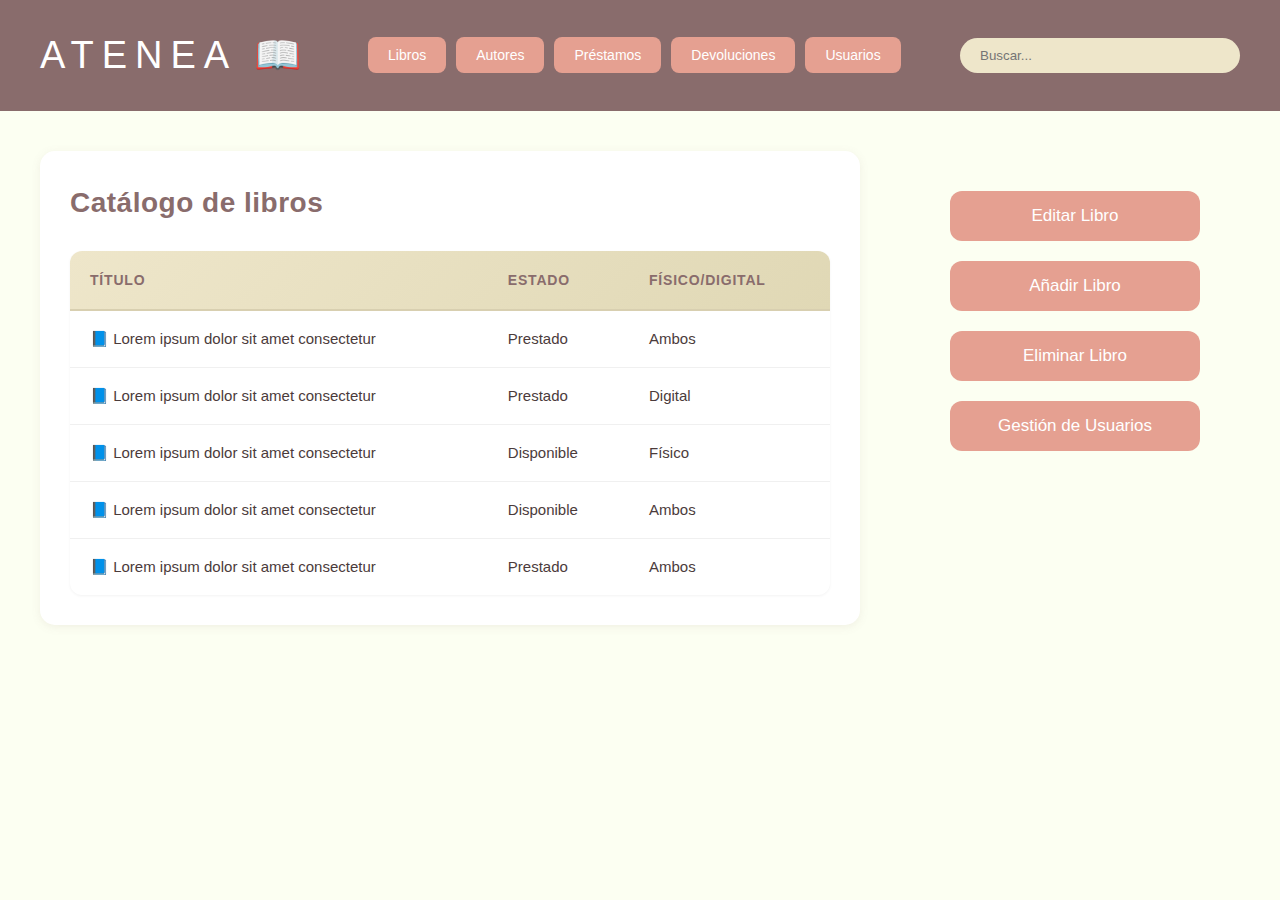
<file: assets/charts/index.html>
<!DOCTYPE html>
<html lang="es">
<head>
  <meta charset="UTF-8">
  <title>Atenea - Catálogo de Libros</title>

  <!-- Vincular el CSS externo -->
  <link rel="stylesheet" href="../../assets/css/index.css"> 
</head>

<body>

  <!-- ---------- HEADER ---------- -->
  <header>
    <div class="logo">
      ATENEA 📖
    </div>

    <nav>
      <button>Libros</button>
      <button>Autores</button>
      <button>Préstamos</button>
      <button>Devoluciones</button>
      <button>Usuarios</button>
    </nav>

    <input type="text" placeholder="Buscar..." class="search-bar">
  </header>

  <!-- ---------- CONTENIDO PRINCIPAL ---------- -->
  <div class="main-content">
    
    <!-- TABLA -->
    <div class="table-container">
      <div class="section-title">Catálogo de libros</div>

      <table>
        <thead>
          <tr>
            <th>Título</th>
            <th>Estado</th>
            <th>Físico/Digital</th>
          </tr>
        </thead>

        <tbody>
          <tr>
            <td>📘 Lorem ipsum dolor sit amet consectetur</td>
            <td>Prestado</td>
            <td>Ambos</td>
          </tr>
          <tr>
            <td>📘 Lorem ipsum dolor sit amet consectetur</td>
            <td>Prestado</td>
            <td>Digital</td>
          </tr>
          <tr>
            <td>📘 Lorem ipsum dolor sit amet consectetur</td>
            <td>Disponible</td>
            <td>Físico</td>
          </tr>
          <tr>
            <td>📘 Lorem ipsum dolor sit amet consectetur</td>
            <td>Disponible</td>
            <td>Ambos</td>
          </tr>
          <tr>
            <td>📘 Lorem ipsum dolor sit amet consectetur</td>
            <td>Prestado</td>
            <td>Ambos</td>
          </tr>
        </tbody>
      </table>
    </div>

    <!-- BOTONES LATERALES -->

    <div class="sidebar">
    <button data-modal="modalEditar">Editar Libro</button>
    <button data-modal="modalAñadir">Añadir Libro</button>
    <button data-modal="modalEliminar">Eliminar Libro</button>
    <button data-modal="modalUsuarios">Gestión de Usuarios</button>
  </div>

  <!-- ----------- MODALES ----------- -->

  <!-- Modal Editar -->
  <div id="modalEditar" class="modal">
    <div class="modal-content">
      <h2>Editar Libro</h2>
      <input type="text" placeholder="Nuevo título">
      <input type="text" placeholder="Autor">
      <button class="primary">Guardar Cambios</button>
      <button class="close">Cerrar</button>
    </div>
  </div>

  <!-- Modal Añadir -->
  <div id="modalAñadir" class="modal">
    <div class="modal-content">
      <h2>Añadir Libro</h2>
      <input type="text" placeholder="Título">
      <input type="text" placeholder="Autor">
      <button class="primary">Agregar Libro</button>
      <button class="close">Cerrar</button>
    </div>
  </div>

  <!-- Modal Eliminar -->
  <div id="modalEliminar" class="modal">
    <div class="modal-content">
      <h2>Eliminar Libro</h2>
      <input type="text" placeholder="ID del libro">
      <button class="primary danger">Eliminar</button>
      <button class="close">Cerrar</button>
    </div>
  </div>

  <!-- Modal Gestión Usuarios -->
  <div id="modalUsuarios" class="modal">
    <div class="modal-content">
      <h2>Gestión de Usuarios</h2>
      <input type="text" placeholder="Nombre del usuario">
      <button class="primary">Buscar</button>
      <button class="close">Cerrar</button>
    </div>
  </div>

  <script src="../../assets/js/index.js"></script>

  </div>

</body>
</html>
</file>
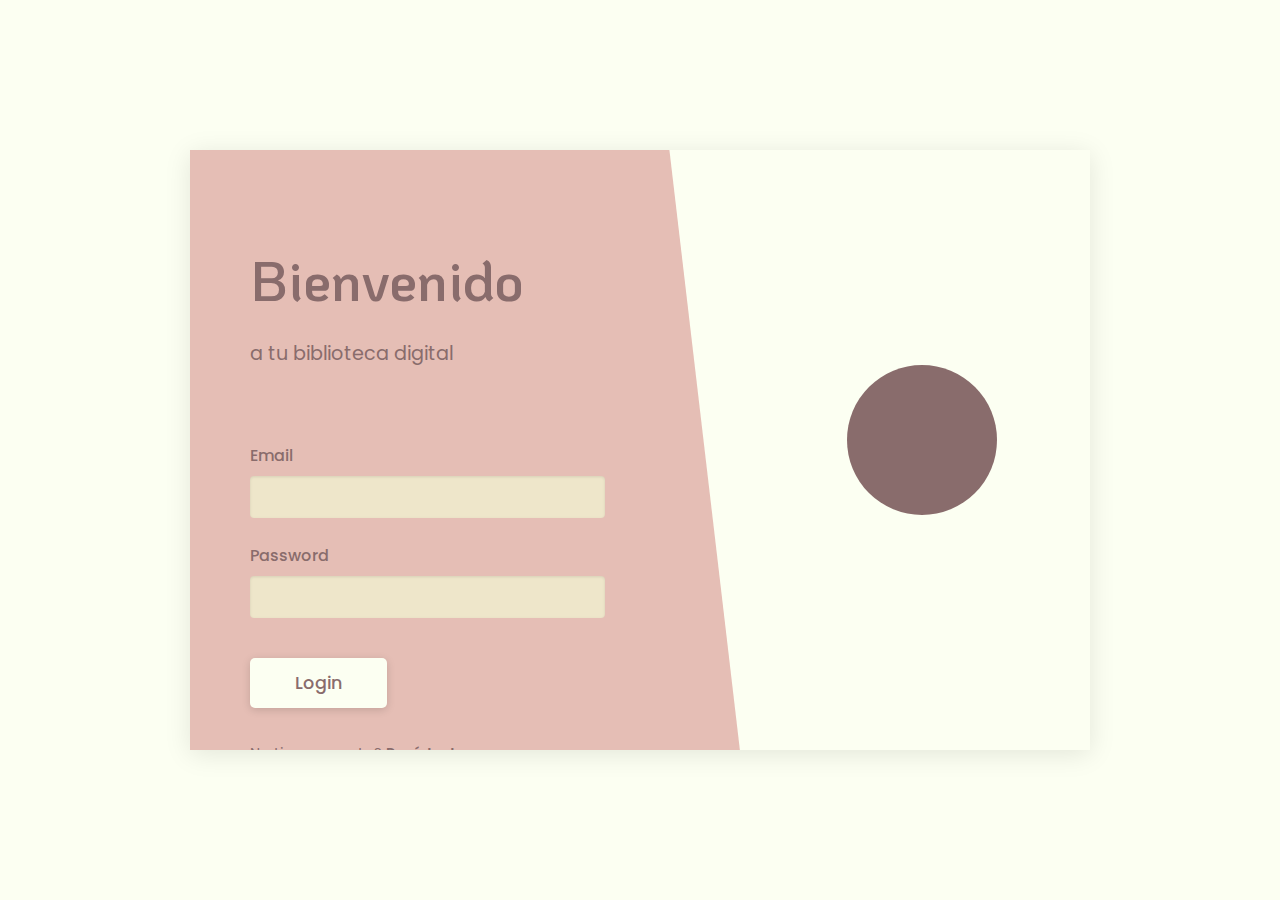
<file: assets/charts/login.html>
<!DOCTYPE html>
<html lang="es">
<head>
    <meta charset="UTF-8">
    <meta name="viewport" content="width=device-width, initial-scale=1.0">
    <title>Login - ATENEA</title>
    <link rel="preconnect" href="https://fonts.googleapis.com">
    <link rel="preconnect" href="https://fonts.gstatic.com" crossorigin>
    <link href="https://fonts.googleapis.com/css2?family=KoHo:wght@400;600&display=swap" rel="stylesheet">
    <link href="https://fonts.googleapis.com/css2?family=Poppins:wght@300;400;500;600&display=swap" rel="stylesheet">

    <link rel="stylesheet" href="../css/login.css"> </head>
<body>
    <div class="login-container">
        <div class="login-form-side">
            <h1 class="welcome-title">Bienvenido</h1>
            <p class="subtitle">a tu biblioteca digital</p>

            <form class="login-form">
                <label for="email">Email</label>
                <input type="email" id="email" name="email" placeholder="">

                <label for="password">Password</label>
                <input type="password" id="password" name="password" placeholder="">

                <button type="submit" class="login-button">Login</button>
            </form>

            <p class="register-link">
                No tienes cuenta? <a href="#">Regístrate</a>
            </p>
        </div>

        <div class="logo-side">
            <div class="logo-content">
                <div class="atenea-logo">
        </div>
    </div>
</body>
</html>
</file>
<file: assets/css/index.css>
/* ===== PALETA =====
#896C6C (principal)
#FCFFF2 (fondo)
#E5A091 (botones)
#EEE6CA (suave)
*/

/* ---------- ESTILOS GENERALES ---------- */
body {
  margin: 0;
  font-family: 'Segoe UI', Tahoma, Geneva, Verdana, sans-serif;
  background-color: #FCFFF2; /* Fondo general */
  color: #4b3b3b;
  line-height: 1.6;
}

/* ---------- HEADER ---------- */
header {
  background-color: #896C6C; /* Color principal */
  color: white;
  padding: 25px 40px;
  display: flex;
  justify-content: space-between;
  align-items: center;
}

/* Logo */
.logo {
  font-size: 38px;
  letter-spacing: 8px;
  display: flex;
  align-items: center;
  gap: 20px;
}

/* ---------- MENÚ SUPERIOR ---------- */
nav {
  display: flex;
  gap: 10px;
}

nav button {
  background-color: #E5A091; /* Botones menú */
  border: none;
  padding: 10px 20px;
  border-radius: 8px;
  font-size: 14px;
  cursor: pointer;
  color: white;
  transition: background-color 0.2s ease;
}

nav button:hover {
  background-color: #d08778;
}

nav button.active {
  background-color: #cd8577;
  font-weight: 600;
}

/* ---------- BUSCADOR ---------- */
.search-bar {
  background-color: #EEE6CA; /* Fondo suave */
  border: none;
  padding: 10px 20px;
  border-radius: 20px;
  width: 240px;
  outline: none;
}

/* ---------- CONTENIDO PRINCIPAL ---------- */
.main-content {
  display: flex;
  padding: 40px;
  gap: 50px;
}

/* ---------- TABLA ---------- */
.table-container {
  flex: 1;
  background-color: white;
  border-radius: 15px;
  padding: 30px;
  box-shadow: 0 2px 10px rgba(137, 108, 108, 0.1);
}

.section-title {
  font-size: 28px;
  font-weight: 600;
  margin: 0 0 25px 0;
  color: #896C6C;
  letter-spacing: 0.5px;
}

table {
  width: 100%;
  border-collapse: separate;
  border-spacing: 0;
  background-color: white;
  border-radius: 12px;
  overflow: hidden;
  box-shadow: 0 1px 3px rgba(0, 0, 0, 0.05);
}

thead {
  background: linear-gradient(135deg, #EEE6CA 0%, #e0d8b5 100%);
}

th {
  text-align: left;
  padding: 18px 20px;
  font-size: 14px;
  font-weight: 600;
  text-transform: uppercase;
  letter-spacing: 0.8px;
  color: #896C6C;
  border-bottom: 2px solid #d8cfb0;
}

td {
  padding: 16px 20px;
  border-bottom: 1px solid #f0f0f0;
  font-size: 15px;
}

tbody tr {
  transition: background-color 0.2s ease, transform 0.2s ease;
}

tbody tr:hover {
  background-color: #FCFFF2;
  transform: translateX(2px);
}

tbody tr:last-child td {
  border-bottom: none;
}

/* Células específicas */
.id-cell {
  font-weight: 600;
  color: #896C6C;
  font-size: 14px;
}

.title-cell {
  font-weight: 500;
  color: #2c2c2c;
}

.author-cell {
  color: #666;
  font-style: italic;
}

/* Badges de estado */
.status-badge {
  display: inline-block;
  padding: 6px 14px;
  border-radius: 20px;
  font-size: 13px;
  font-weight: 600;
  text-transform: capitalize;
  letter-spacing: 0.3px;
}

.status-available {
  background-color: #d4edda;
  color: #155724;
  border: 1px solid #c3e6cb;
}

.status-borrowed {
  background-color: #fff3cd;
  color: #856404;
  border: 1px solid #ffeaa7;
}

/* Botones de acción */
.actions-cell {
  display: flex;
  gap: 8px;
  align-items: center;
}

.action-btn {
  background-color: transparent;
  border: none;
  font-size: 18px;
  cursor: pointer;
  padding: 6px 10px;
  border-radius: 6px;
  transition: all 0.2s ease;
  opacity: 0.7;
}

.action-btn:hover {
  opacity: 1;
  transform: scale(1.15);
}

.edit-btn:hover {
  background-color: #E5A091;
}

.delete-btn:hover {
  background-color: #ffcccb;
}

/* Mensaje de error */
.error-message {
  text-align: center;
  color: #c96363;
  font-weight: 500;
  padding: 30px;
}

/* ---------- BOTONES LATERALES ---------- */
.sidebar {
  width: 220px;
  display: flex;
  flex-direction: column;
  gap: 15px;
}

.sidebar button {
  background-color: #E5A091; /* Botones laterales */
  color: white;
  border: none;
  padding: 12px;
  border-radius: 10px;
  font-size: 15px;
  cursor: pointer;
  transition: background-color 0.25s ease;
}

.sidebar button:hover {
  background-color: #d08778;
}


/* -------- SIDEBAR -------- */
.sidebar {
  width: 250px;
  padding: 40px;
  display: flex;
  flex-direction: column;
  gap: 20px;
}

.sidebar button {
  background-color: #E5A091;
  color: white;
  padding: 15px;
  font-size: 17px;
  border: none;
  cursor: pointer;
  border-radius: 12px;
  transition: 0.3s ease;
}

.sidebar button:hover {
  background-color: #cd8577;
  transform: scale(1.03);
}

/* -------- MODALES -------- */
.modal {
  position: fixed;
  inset: 0;
  background: rgba(0,0,0,0.35);
  backdrop-filter: blur(3px);
  display: flex;
  justify-content: center;
  align-items: center;

  opacity: 0;
  pointer-events: none;
  transition: opacity .3s ease;
}

/* Activo */
.modal.active {
  opacity: 1;
  pointer-events: all;
}

/* Caja del modal */
.modal-content {
  background-color: #EEE6CA;
  padding: 30px;
  border-radius: 15px;
  width: 350px;
  display: flex;
  flex-direction: column;
  gap: 15px;
  animation: pop .35s ease;
}

/* Animación modal */
@keyframes pop {
  0% { transform: translateY(40px); opacity: 0; }
  100% { transform: translateY(0); opacity: 1; }
}

.modal-content h2 {
  margin: 0;
  color: #896C6C;
}

.modal-content input {
  padding: 12px;
  border: 2px solid #cfcbc1;
  border-radius: 10px;
  outline: none;
  font-size: 14px;
}

.modal-content input:focus {
  border-color: #E5A091;
}

.modal-content select {
  padding: 12px;
  border: 2px solid #cfcbc1;
  border-radius: 10px;
  outline: none;
  font-size: 14px;
  background-color: white;
  cursor: pointer;
}

.modal-content select:focus {
  border-color: #E5A091;
}

.modal-content p {
  margin: 0;
  color: #666;
  font-size: 15px;
}

/* Botón principal */
.primary {
  background-color: #E5A091;
  color: white;
  border: none;
  padding: 12px;
  border-radius: 10px;
  transition: .3s ease;
}

.primary:hover {
  background-color: #cd8577;
}

/* Botón de cerrar */
.close {
  background-color: #896C6C;
  color: white;
  border: none;
  padding: 12px;
  border-radius: 10px;
  transition: .3s ease;
}

.close:hover {
  background-color: #6e5454;
}

/* Botón peligro */
.danger {
  background-color: #c96363 !important;
}

.danger:hover {
  background-color: #a94a4a !important;
}

.tab-content {
  display: none;
}

.tab-content.active {
  display: block;
}

.modal-content label {
  font-weight: 500;
  color: #896C6C;
  margin-bottom: 5px;
  display: block;
}
</file>
<file: assets/css/login.css>
:root {
    --color-dark-brown: #896C6C; 
    --color-light-pink: #E5BEB5; 
    --color-cream: #EEE6CA; 
    --color-off-white: #FCFFF2; 
    --font-koho: 'KoHo', sans-serif;
    --font-poppins: 'Poppins', sans-serif;
}

body {
    font-family: var(--font-poppins);
    background-color: var(--color-off-white);
    margin: 0;
    display: flex;
    justify-content: center;
    align-items: center;
    min-height: 100vh;
}

.login-container {
    display: flex;
    width: 900px;
    height: 600px;
    box-shadow: 0 4px 25px rgba(0, 0, 0, 0.1);
    background-color: var(--color-off-white);
    overflow: hidden;
}

/* Lado del formulario con forma diagonal */
.login-form-side {
    width: 60%;
    height: 100%;
    background: var(--color-light-pink);
    display: flex;
    flex-direction: column;
    justify-content: center;
    padding: 60px;
    clip-path: polygon(0 0, 85% 0, 100% 100%, 0 100%);
}

.welcome-title {
    font-family: var(--font-koho);
    font-size: 3.5rem;
    font-weight: 600;
    margin: 0 0 5px 0;
    color: var(--color-dark-brown);
}

.subtitle {
    font-family: var(--font-poppins);
    font-size: 1.2rem;
    margin-bottom: 50px;
    font-weight: 400;
    color: var(--color-dark-brown);
}

.login-form {
    display: flex;
    flex-direction: column;
    width: 80%;
}

.login-form label {
    font-family: var(--font-poppins);
    font-size: 1rem;
    margin-top: 25px;
    margin-bottom: 8px;
    color: var(--color-dark-brown);
    font-weight: 500;
}

.login-form input {
    background-color: var(--color-cream);
    border: none;
    border-radius: 4px;
    padding: 12px;
    outline: none;
    font-size: 1rem;
    box-shadow: inset 0 1px 3px rgba(0, 0, 0, 0.1);
    transition: box-shadow 0.3s;
}

.login-form input:focus {
    box-shadow: inset 0 1px 3px rgba(0, 0, 0, 0.2);
}

.login-button {
    background-color: var(--color-off-white);
    color: var(--color-dark-brown);
    border: none;
    border-radius: 5px;
    padding: 12px 45px;
    font-family: var(--font-poppins);
    font-size: 1.1rem;
    font-weight: 500;
    cursor: pointer;
    margin-top: 40px;
    align-self: flex-start;
    box-shadow: 0 2px 8px rgba(0, 0, 0, 0.15);
    transition: all 0.3s;
}

.login-button:hover {
    background-color: var(--color-cream);
    transform: translateY(-2px);
    box-shadow: 0 4px 12px rgba(0, 0, 0, 0.2);
}

.register-link {
    font-family: var(--font-poppins);
    font-size: 0.9rem;
    color: var(--color-dark-brown);
    margin-top: 35px;
}

.register-link a {
    color: var(--color-dark-brown);
    text-decoration: none;
    font-weight: 600;
    border-bottom: 1px solid var(--color-dark-brown);
    padding-bottom: 1px;
    transition: border-color 0.3s;
}

.register-link a:hover {
    border-bottom-color: transparent;
}

/* Lado del logo */
.logo-side {
    width: 40%;
    background-color: var(--color-off-white);
    display: flex;
    justify-content: center;
    align-items: center;
    padding: 20px;
}

.logo-content {
    text-align: center;
    color: var(--color-dark-brown);
}

.atenea-logo {
    width: 150px;
    height: 150px;
    margin: 0 auto 20px;
    background-color: var(--color-dark-brown);
    border-radius: 50%;
    display: flex;
    justify-content: center;
    align-items: center;
    color: var(--color-off-white);
    font-weight: bold;
}

.brand-name {
    font-family: var(--font-koho);
    font-size: 2.2rem;
    font-weight: 600;
    margin: 0 0 10px 0;
}

.brand-slogan {
    font-family: var(--font-poppins);
    font-size: 1rem;
    margin: 0;
    font-weight: 300;
    color: var(--color-dark-brown);
}
</file>
